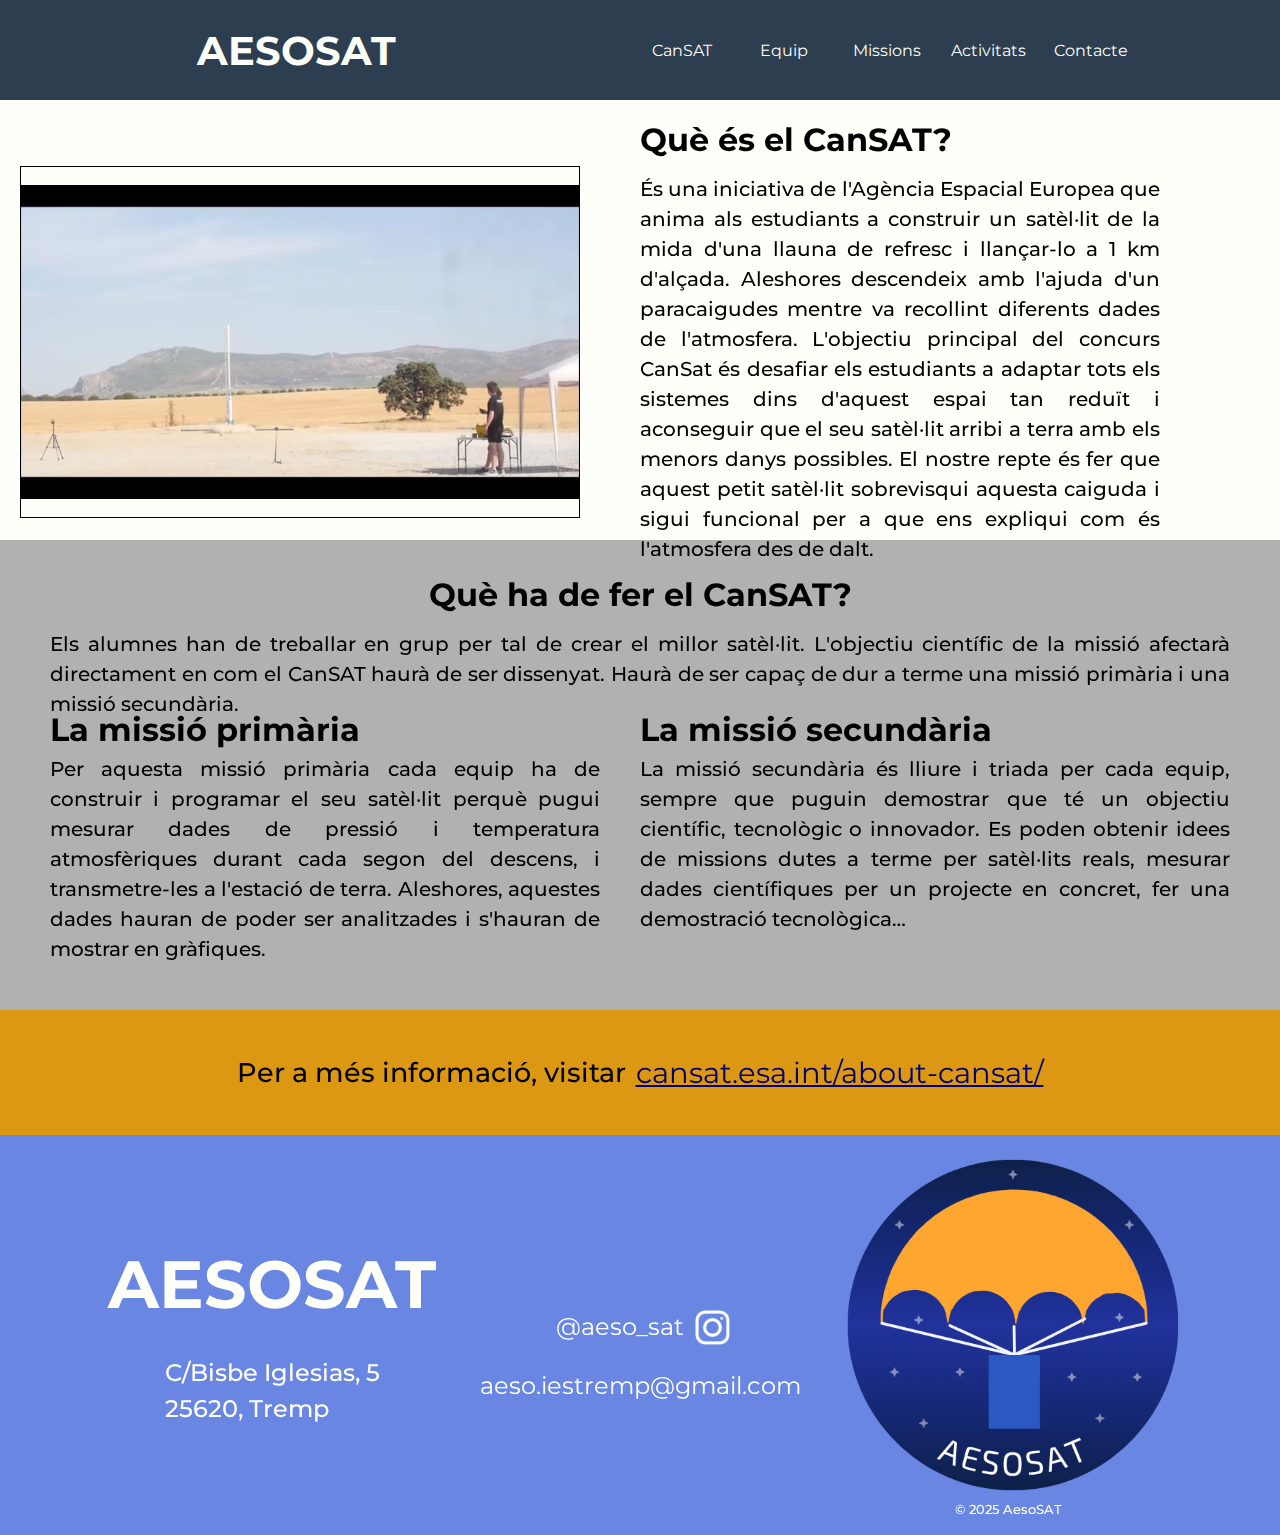
<file: content/cansat/index.html>
<!DOCTYPE html>
<html lang="en">
    <head>
        <link rel="icon" type="image/png" href="/img/aesosat_logo_whitebg.png">
        <link rel="stylesheet" href="/css/main.css">
        <link rel="stylesheet" href="/css/cansat.css">
        <link rel="preconnect" href="https://fonts.googleapis.com">
        <link rel="preconnect" href="https://fonts.gstatic.com" crossorigin>
        <link href="https://fonts.googleapis.com/css2?family=Montserrat:ital,wght@0,100..900;1,100..900&family=Quicksand:wght@300..700&family=Space+Grotesk:wght@300..700&display=swap" rel="stylesheet">
        <title>AesoSAT - CanSAT</title>
    </head>
    <body>
        <header>
            <nav>
                <div class="left">
                    <a href="/" class="header_title">AESOSAT</a>
                </div>
                <div class="right">
                    <div class="nav">
                        <a href="../cansat/" class="link">CanSAT</a>
                        <a href="../team/" class="link">Equip</a>
                        <a href="../missions/" class="link">Missions</a>
                        <a href="../events/" class="link">Activitats</a>
                        <a href="../contact/" class="link">Contacte</a>
                    </div>
                </div>
            </nav>
        </header>
        <main>
            <section class="project">
                <video class="project_img" src="/img/video_big.mp4" autoplay="true" muted="true" loop="true" preload="auto">
                    <source src="/img/video_big.mp4" type="video/mp4">
                </video>
                <div class="project_explanation">
                    <h2 class="project_explanation_title">Què és el CanSAT?</h2>
                    <p class="project_explanation_text">És una iniciativa de l'Agència Espacial Europea que anima als estudiants a construir un satèl·lit de la mida d'una llauna de refresc i llançar-lo a 1 km d'alçada. Aleshores descendeix amb l'ajuda d'un paracaigudes mentre va recollint diferents dades de l'atmosfera. L'objectiu principal del concurs CanSat és desafiar els estudiants a adaptar tots els sistemes dins d'aquest espai tan reduït i aconseguir que el seu satèl·lit arribi a terra amb els menors danys possibles. El nostre repte és fer que aquest petit satèl·lit sobrevisqui aquesta caiguda i sigui funcional per a que ens expliqui com és l'atmosfera des de dalt.</p>
                </div>
            </section>
            <section class="missions">
                <div class="missions_header">
                    <h2 class="missions_title">Què ha de fer el CanSAT?</h2>
                    <p class="missions_text">Els alumnes han de treballar en grup per tal de crear el millor satèl·lit. L'objectiu científic de la missió afectarà directament en com el CanSAT haurà de ser dissenyat. Haurà de ser capaç de dur a terme una missió primària i una missió secundària.</p>
                </div>
                <div class="missions_container">
                    <div>
                        <h3 class="missions_part_title">La missió primària</h3>
                        <p class="missions_part_text">Per aquesta missió primària cada equip ha de construir i programar el seu satèl·lit perquè pugui mesurar dades de pressió i temperatura atmosfèriques durant cada segon del descens, i transmetre-les a l'estació de terra. Aleshores, aquestes dades hauran de poder ser analitzades i s'hauran de mostrar en gràfiques. </p>
                    </div>
                    <div>
                        <h3 class="missions_part_title">La missió secundària</h3>
                        <p class="missions_part_text">La missió secundària és lliure i triada per cada equip, sempre que puguin demostrar que té un objectiu científic, tecnològic o innovador. Es poden obtenir idees de missions dutes a terme per satèl·lits reals, mesurar dades científiques per un projecte en concret, fer una demostració tecnològica…</p>
                    </div>
                </div>
            </section>
            <section class="more">
                <p class="more_text">Per a més informació, visitar </p>
                <a href="https://cansat.esa.int/about-cansat/" class="more_link">cansat.esa.int/about-cansat/</a>
            </section>
        </main>
        <footer class="footer">
            <div class="footer_name">
                <a href="/" class="footer_title">AESOSAT</a>
                <p class="footer_dir">C/Bisbe Iglesias, 5<br>25620, Tremp</p>
            </div>
            <div class="footer_media">
                <a href="https://instagram.com/aeso_sat" class="footer_link">@aeso_sat <img src="/img/instagram_logo.png" alt="@aeso_sat" class="footer_insta"></a>
                <a href="/content/contact/" class="footer_link">aeso.iestremp@gmail.com</a>
            </div>
            <div class="footer_others">
                <img src="/img/aesosat_logo.png" alt="AesoSAT" class="footer_logo">
                <p class="footer_copy">&copy; 2025 AesoSAT</p>
            </div>
        </footer>
    </body>
</html>
</file>
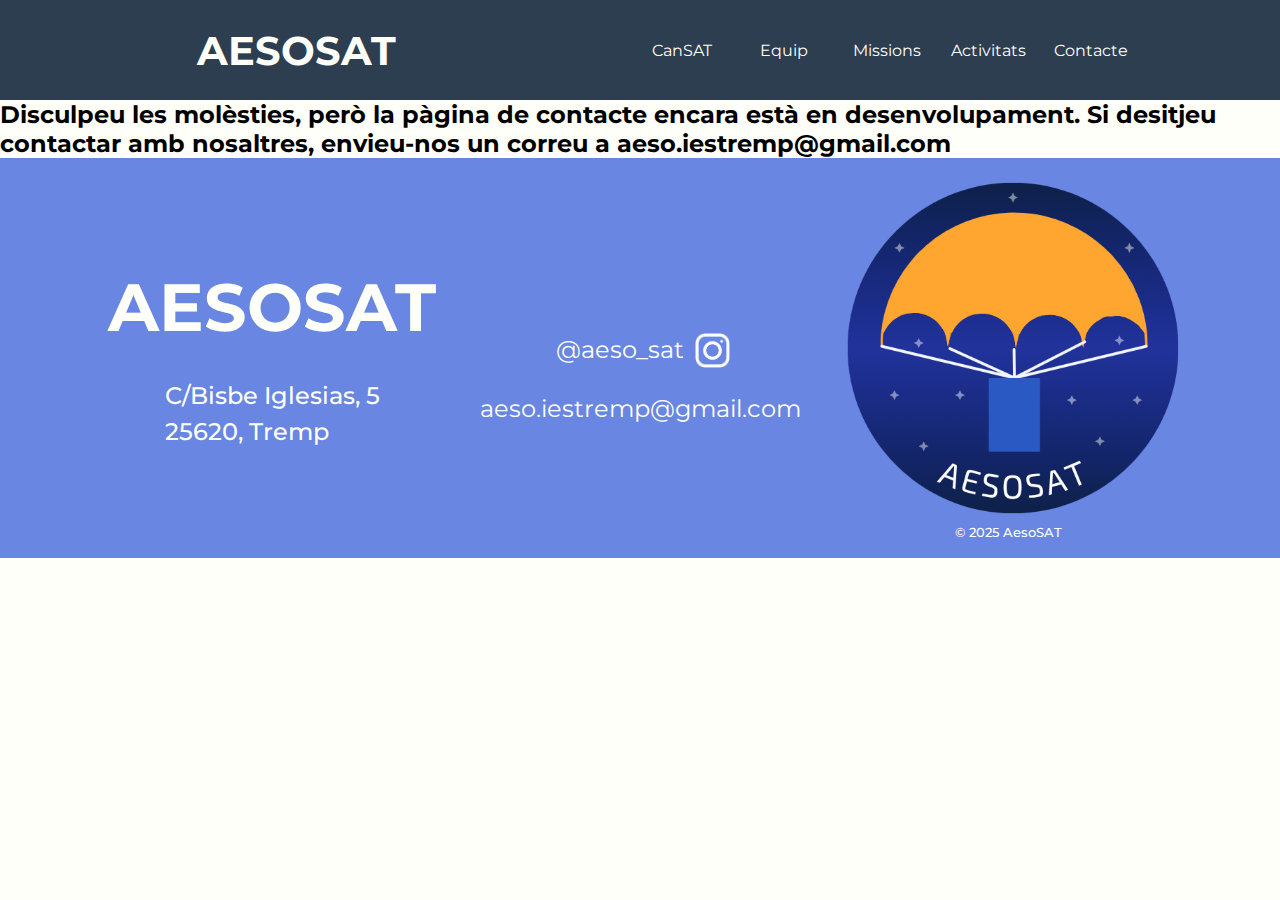
<file: content/contact/index.html>
<!DOCTYPE html>
<html lang="en">
    <head>
        <link rel="icon" type="image/png" href="/img/aesosat_logo_whitegb.png">
        <link rel="stylesheet" href="/css/main.css">
        <link rel="stylesheet" href="/css/contact.css">
        <link rel="preconnect" href="https://fonts.googleapis.com">
        <link rel="preconnect" href="https://fonts.gstatic.com" crossorigin>
        <link href="https://fonts.googleapis.com/css2?family=Montserrat:ital,wght@0,100..900;1,100..900&family=Quicksand:wght@300..700&family=Space+Grotesk:wght@300..700&display=swap" rel="stylesheet">
        <title>AesoSAT - Contacte</title>
    </head>
    <body>
        <header>
            <nav>
                <div class="left">
                    <a href="/" class="header_title">AESOSAT</a>
                </div>
                <div class="right">
                    <div class="nav">
                        <a href="../cansat/" class="link">CanSAT</a>
                        <a href="../team/" class="link">Equip</a>
                        <a href="../missions/" class="link">Missions</a>
                        <a href="../events/" class="link">Activitats</a>
                        <a href="../contact/" class="link">Contacte</a>
                    </div>
                </div>
            </nav>
        </header>
        <main>
            <section class="mail">
                <h2 class="mail_title">Disculpeu les molèsties, però la pàgina de contacte encara està en desenvolupament. Si desitjeu contactar amb nosaltres, envieu-nos un correu a <span class="mail_span">aeso.iestremp@gmail.com</span></h2>
            </section>
            <!-- <section class="contact">
                <div class="contact_header">
                    <h2 class="contact_title">Informa-te'n</h3>
                    <p class="contact_text">Envia'ns un correu per a més informació i respondrem el més aviat possible!</p>
                </div>
                <form class="contact_container" action="mailto:isonik@iestremp.cat">
                    <div class="contact_inputs_top">
                        <div>
                            <h3 class="contact_label">Nom</h3>
                            <input type="text" id="contact_name" class="contact_input">
                        </div>
                        <div>
                            <h3 class="contact_label">Cognoms</h3>
                            <input type="text" id="contact_surname" class="contact_input">
                        </div>
                    </div>
                    <div>
                        <h3 class="contact_label">Correu electrònic</h3>
                        <input type="text" id="contact_email" class="contact_input_mail">
                    </div>
                    <div>
                        <h3 class="contact_label">Missatge</h3>
                        <textarea name="" id="contact_body" class="contact_textarea"></textarea>
                    </div>
                    <button type="submit" class="contact_button" onclick="mail()">Enviar</button>
                </form>
            </section> -->
        </main>
        <footer class="footer">
            <div class="footer_name">
                <a href="/" class="footer_title">AESOSAT</a>
                <p class="footer_dir">C/Bisbe Iglesias, 5<br>25620, Tremp</p>
            </div>
            <div class="footer_media">
                <a href="https://instagram.com/aeso_sat" class="footer_link">@aeso_sat <img src="/img/instagram_logo.png" alt="@aeso_sat" class="footer_insta"></a>
                <a href="/content/contact/" class="footer_link">aeso.iestremp@gmail.com</a>
            </div>
            <div class="footer_others">
                <img src="/img/aesosat_logo.png" alt="AesoSAT" class="footer_logo">
                <p class="footer_copy">&copy; 2025 AesoSAT</p>
            </div>
        </footer>
    </body>
</html>
</file>
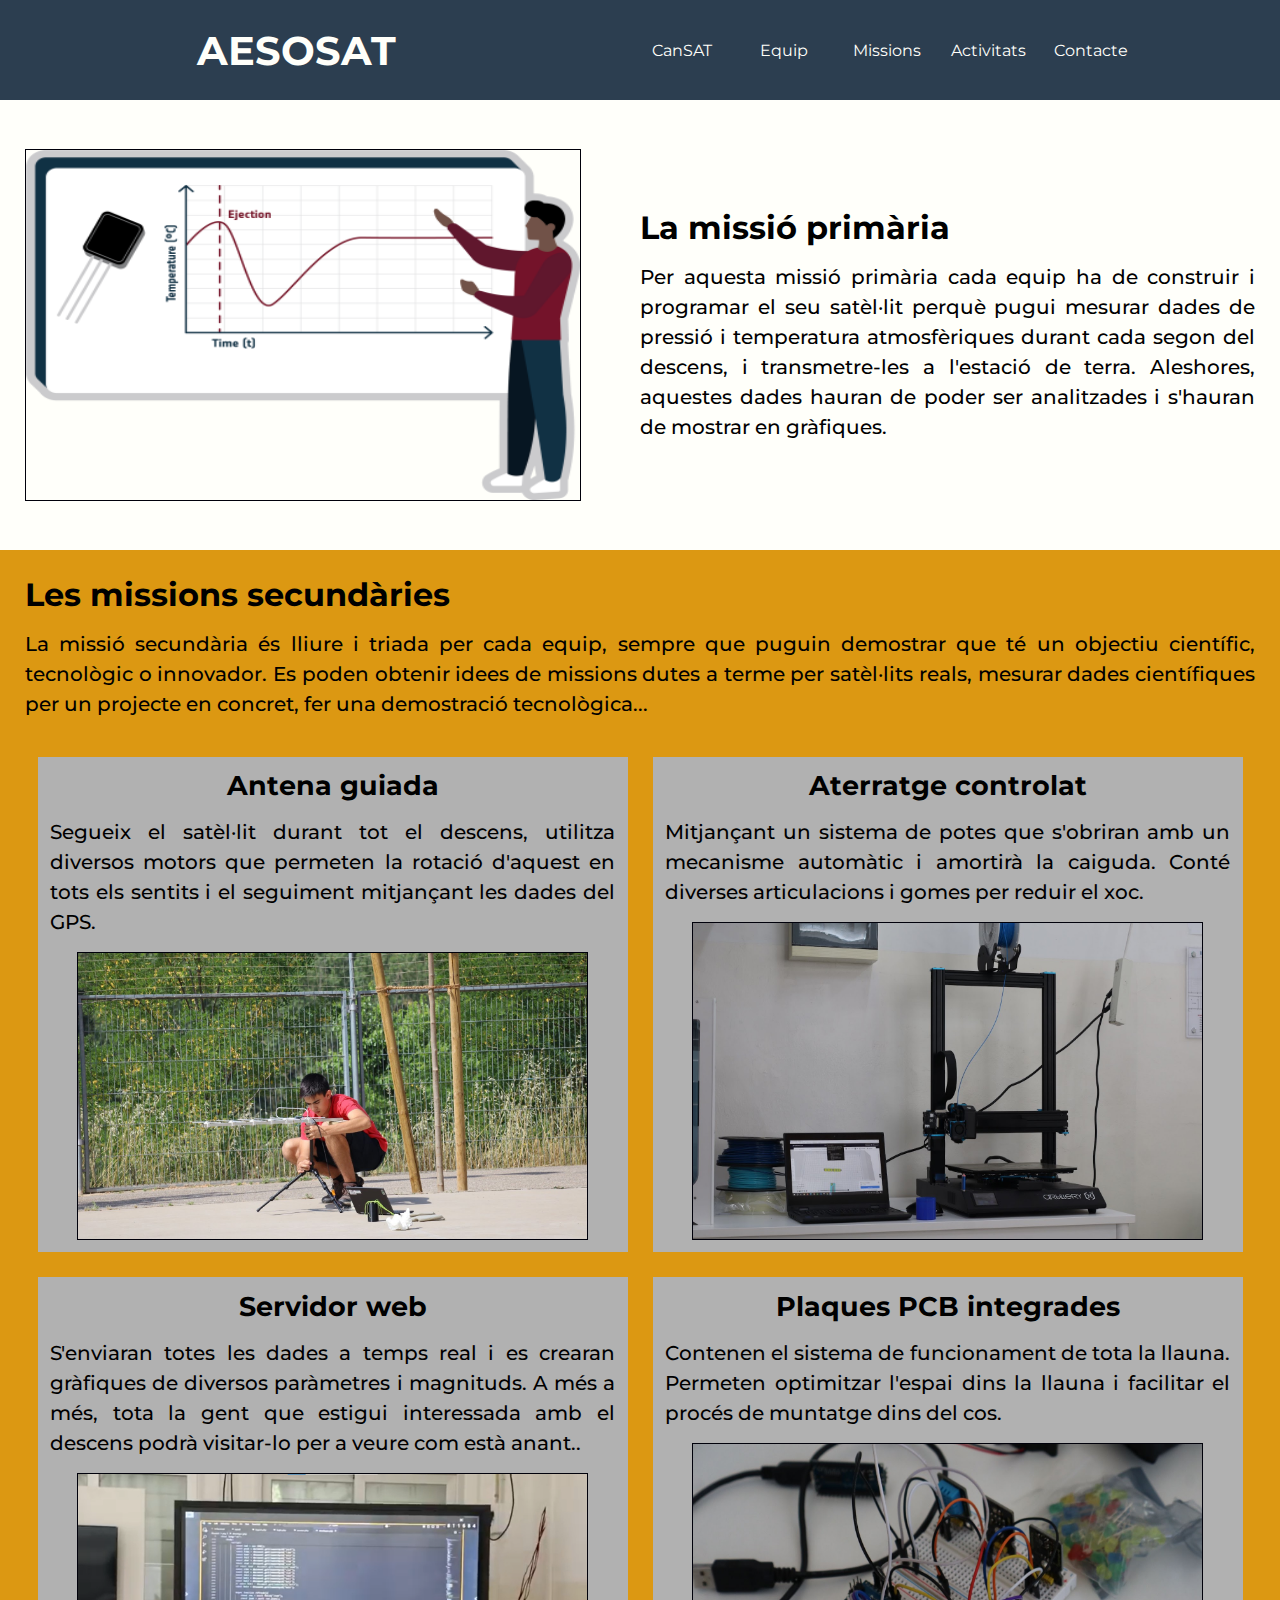
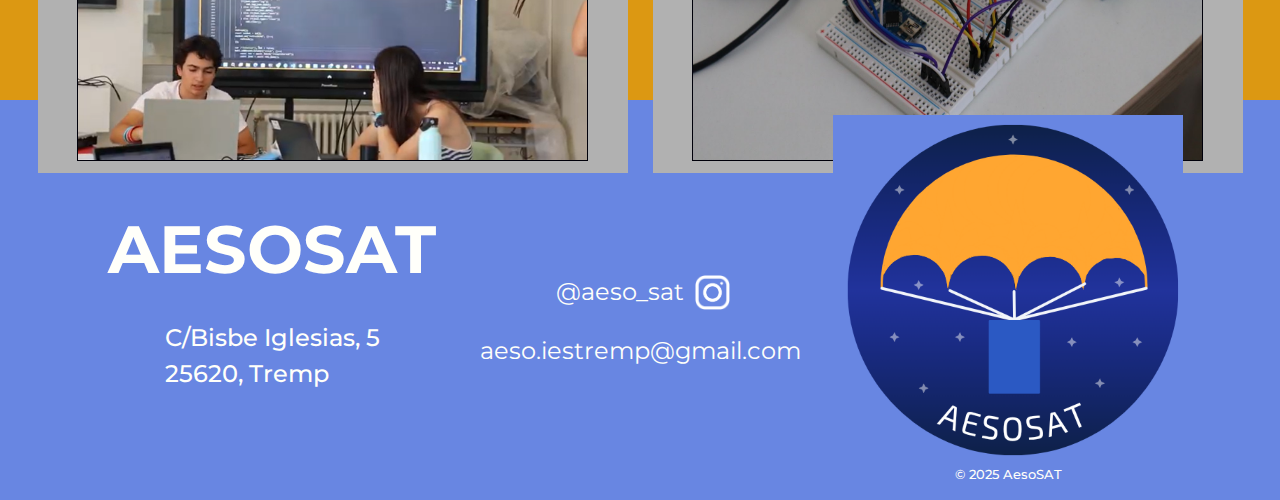
<file: content/missions/index.html>
<!DOCTYPE html>
<html lang="en">
    <head>
        <link rel="icon" type="image/png" href="/img/aesosat_logo_whitegb.png">
        <link rel="stylesheet" href="/css/main.css">
        <link rel="stylesheet" href="/css/missions.css">
        <link rel="preconnect" href="https://fonts.googleapis.com">
        <link rel="preconnect" href="https://fonts.gstatic.com" crossorigin>
        <link href="https://fonts.googleapis.com/css2?family=Montserrat:ital,wght@0,100..900;1,100..900&family=Quicksand:wght@300..700&family=Space+Grotesk:wght@300..700&display=swap" rel="stylesheet">
        <title>AesoSAT - Missions</title>
    </head>
    <body>
        <header>
            <nav>
                <div class="left">
                    <a href="/" class="header_title">AESOSAT</a>
                </div>
                <div class="right">
                    <div class="nav">
                        <a href="../cansat/" class="link">CanSAT</a>
                        <a href="../team/" class="link">Equip</a>
                        <a href="../missions/" class="link">Missions</a>
                        <a href="../events/" class="link">Activitats</a>
                        <a href="../contact/" class="link">Contacte</a>
                    </div>
                </div>
            </nav>
        </header>
        <main>
            <section class="primary">
                <img src="/img/grafica_temperatura.png" alt="" class="primary_img">
                <div>
                    <h2 class="primary_title">La missió primària</h2>
                    <p class="primary_text">Per aquesta missió primària cada equip ha de construir i programar el seu satèl·lit perquè pugui mesurar dades de pressió i temperatura atmosfèriques durant cada segon del descens, i transmetre-les a l'estació de terra. Aleshores, aquestes dades hauran de poder ser analitzades i s'hauran de mostrar en gràfiques. </p>
                </div>
            </section>
            <section class="secondary">
                <div class="secondary_header">
                    <h2 class="secondary_header_title">Les missions secundàries</h2>
                    <p class="secondary_header_text">La missió secundària és lliure i triada per cada equip, sempre que puguin demostrar que té un objectiu científic, tecnològic o innovador. Es poden obtenir idees de missions dutes a terme per satèl·lits reals, mesurar dades científiques per un projecte en concret, fer una demostració tecnològica...</p>
                </div>
                <div class="secondary_container">
                    <div class="secondary_mission">
                        <h3 class="secondary_mission_title">Antena guiada</h3>
                        <p class="secondary_mission_text">Segueix el satèl·lit durant tot el descens, utilitza diversos motors que permeten la rotació d'aquest en tots els sentits i el seguiment mitjançant les dades del GPS.</p>
                        <img src="/img/antena_guiada" alt="" class="secondary_mission_img">
                    </div>
                    <div class="secondary_mission">
                        <h3 class="secondary_mission_title">Aterratge controlat</h3>
                        <p class="secondary_mission_text">Mitjançant un sistema de potes que s'obriran amb un mecanisme automàtic i amortirà la caiguda. Conté diverses articulacions i gomes per reduir el xoc.</p>
                        <img src="/img/aterratge_controlat" alt="" class="secondary_mission_img">
                    </div>
                    <div class="secondary_mission">
                        <h3 class="secondary_mission_title">Servidor web</h3>
                        <p class="secondary_mission_text">S'enviaran totes les dades a temps real i es crearan gràfiques de diversos paràmetres i magnituds. A més a més, tota la gent que estigui interessada amb el descens podrà visitar-lo per a veure com està anant..</p>
                        <img src="/img/servidor.png" alt="" class="secondary_mission_img">
                    </div>
                    <div class="secondary_mission">
                        <h3 class="secondary_mission_title">Plaques PCB integrades</h3>
                        <p class="secondary_mission_text">Contenen el sistema de funcionament de tota la llauna. Permeten optimitzar l'espai dins la llauna i facilitar el procés de muntatge dins del cos.</p>
                        <img src="/img/plaques" alt="" class="secondary_mission_img">
                    </div>
                </div>
            </section>
        </main>
        <footer class="footer">
            <div class="footer_name">
                <a href="/" class="footer_title">AESOSAT</a>
                <p class="footer_dir">C/Bisbe Iglesias, 5<br>25620, Tremp</p>
            </div>
            <div class="footer_media">
                <a href="https://instagram.com/aeso_sat" class="footer_link">@aeso_sat <img src="/img/instagram_logo.png" alt="@aeso_sat" class="footer_insta"></a>
                <a href="/content/contact/" class="footer_link">aeso.iestremp@gmail.com</a>
            </div>
            <div class="footer_others">
                <img src="/img/aesosat_logo.png" alt="AesoSAT" class="footer_logo">
                <p class="footer_copy">&copy; 2025 AesoSAT</p>
            </div>
        </footer>
    </body>
</html>
</file>
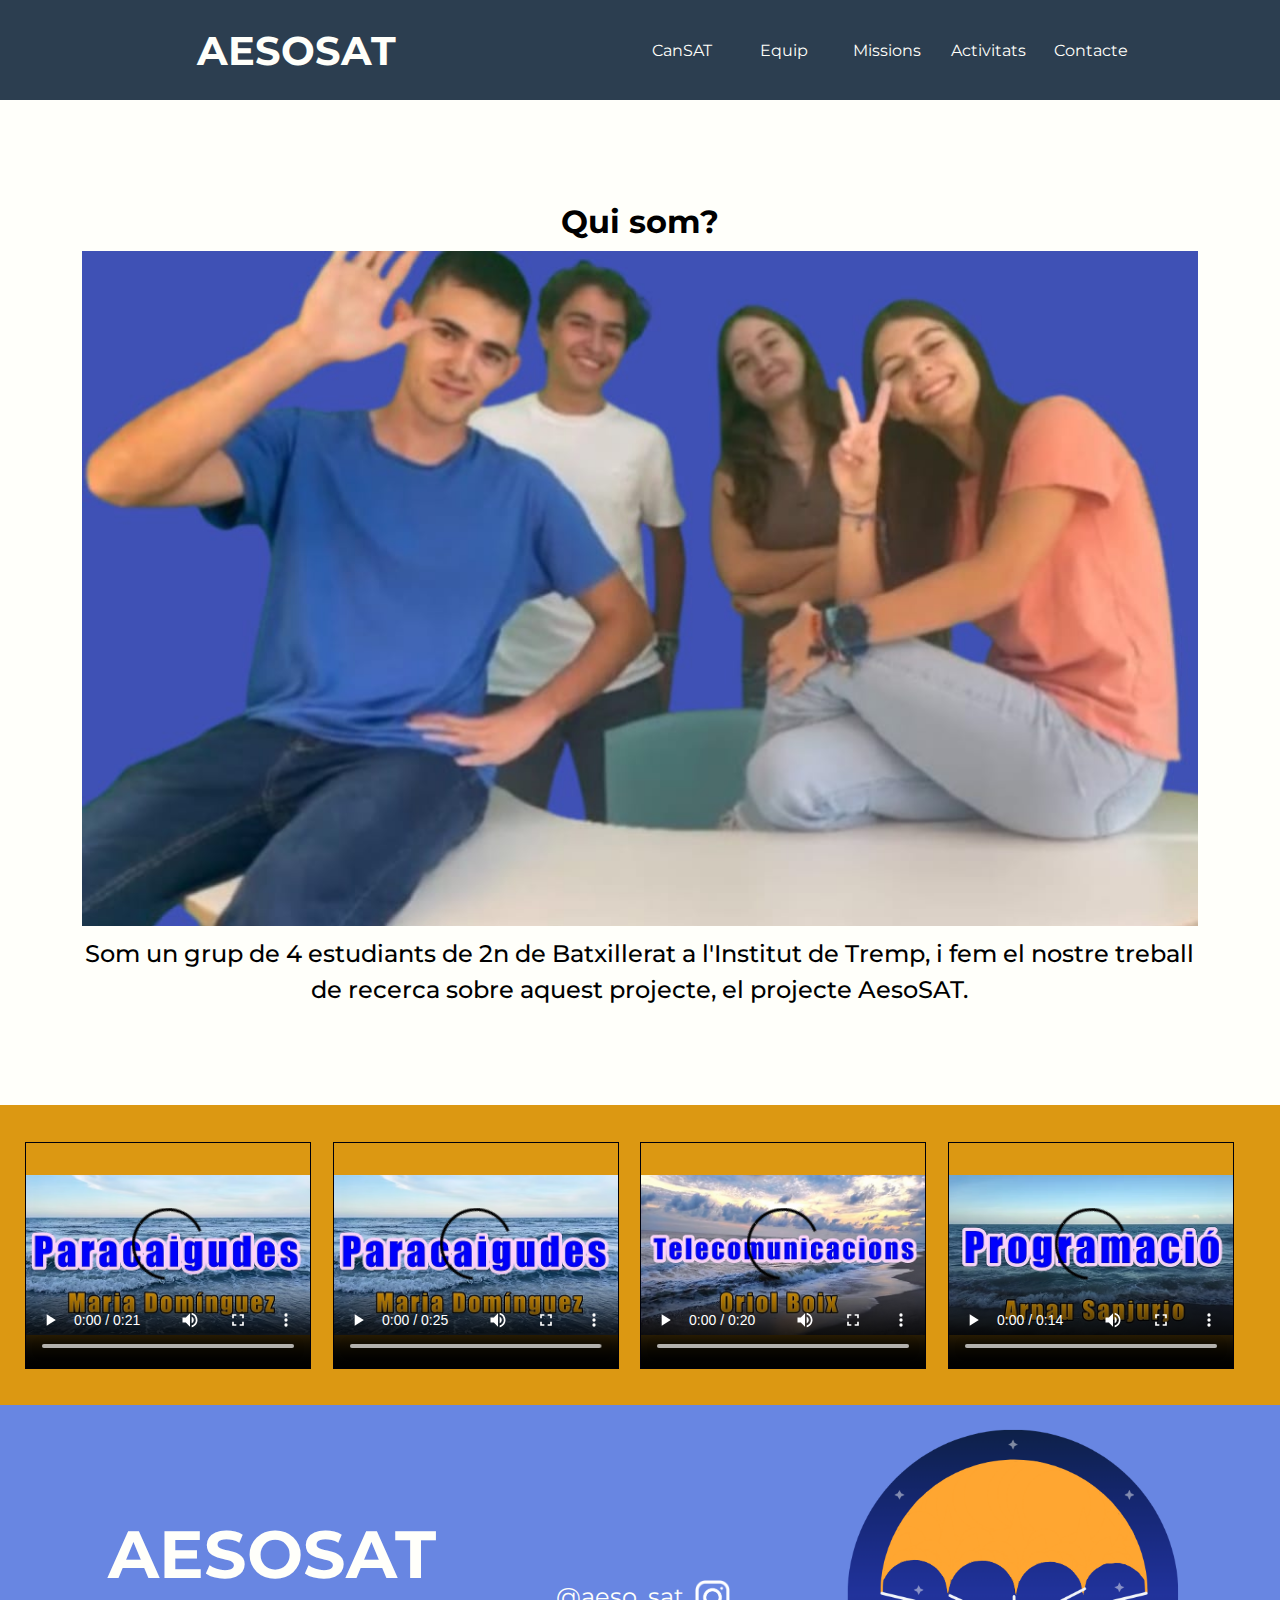
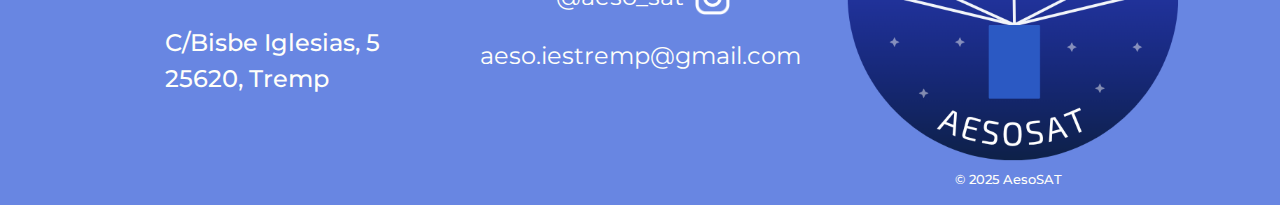
<file: content/team/index.html>
<!DOCTYPE html>
<html lang="en">
    <head>
        <link rel="stylesheet" href="/css/main.css">
        <link rel="stylesheet" href="/css/team.css">
        <link rel="preconnect" href="https://fonts.googleapis.com">
        <link rel="preconnect" href="https://fonts.gstatic.com" crossorigin>
        <link href="https://fonts.googleapis.com/css2?family=Montserrat:ital,wght@0,100..900;1,100..900&family=Quicksand:wght@300..700&family=Space+Grotesk:wght@300..700&display=swap" rel="stylesheet">
        <title>AesoSAT - Equip</title>
    </head>
    <body>
        <header>
            <nav>
                <div class="left">
                    <a href="/" class="header_title">AESOSAT</a>
                </div>
                <div class="right">
                    <div class="nav">
                        <a href="../cansat/" class="link">CanSAT</a>
                        <a href="../team/" class="link">Equip</a>
                        <a href="../missions/" class="link">Missions</a>
                        <a href="../events/" class="link">Activitats</a>
                        <a href="../contact/" class="link">Contacte</a>
                    </div>
                </div>
            </nav>
        </header>
        <main>
            <section class="team">
                <h2 class="team_title">Qui som?</h2>
                <img src="/img/group.jpg" alt="" class="team_img">
                <p class="team_text">Som un grup de 4 estudiants de 2n de Batxillerat a l'Institut de Tremp, i fem el nostre treball de recerca sobre aquest projecte, el projecte AesoSAT.</p>
            </section>
            <section class="videos">
                <video src="/img/Maria.mp4" class="videos_video" poster="/img/Maria.png 2x.png 2x" controls controlslist="nodownload noremoteplayback noplaybackrate" preload="auto">
                    <source src="" type="video/mp4">
                </video>
                <video src="/img/Alba.mp4" class="videos_video" poster="/img/Maria.png 2x.png 2x" controls controlslist="nodownload noremoteplayback noplaybackrate" preload="auto">
                    <source src="" type="video/mp4">
                </video>
                <video src="/img/Oriol.mp4" class="videos_video" poster="/img/Oriol.png 2x.png 2x" controls controlslist="nodownload noremoteplayback noplaybackrate" preload="auto">
                    <source src="" type="video/mp4">
                </video>
                <video src="/img/Arnau.mp4" class="videos_video" poster="/img/Arnau.png 2x.png 2x" controls controlslist="nodownload noremoteplayback noplaybackrate" preload="auto">
                    <source src="" type="video/mp4">
                </video>
            </section>
        </main>
        <footer class="footer">
            <div class="footer_name">
                <a href="/" class="footer_title">AESOSAT</a>
                <p class="footer_dir">C/Bisbe Iglesias, 5<br>25620, Tremp</p>
            </div>
            <div class="footer_media">
                <a href="https://instagram.com/aeso_sat" class="footer_link">@aeso_sat <img src="/img/instagram_logo.png" alt="@aeso_sat" class="footer_insta"></a>
                <a href="/content/contact/" class="footer_link">aeso.iestremp@gmail.com</a>
            </div>
            <div class="footer_others">
                <img src="/img/aesosat_logo.png" alt="AesoSAT" class="footer_logo">
                <p class="footer_copy">&copy; 2025 AesoSAT</p>
            </div>
        </footer>
    </body>
</html>
</file>
<file: css/main.css>
* {
    margin: 0;
    padding: 0;
    user-select: none;
    font-family: 'Montserrat', sans-serif;
}
body {
    width: 100%;
    background: #fffffa;
}
header {
    height: 100px;
    width: 100%;
    background: #6886e2;
}
header nav {
    height: 100px;
    background: #2c3e50;
    width: 100%;
    display: flex;
    flex-direction: row;
}
.left, .right {
    height: 100%;
    width: 50%;
    display: flex;
    align-items: center;
}
.left {
    padding-left: 100px;
}
.header_title {
    font-size: 30pt;
    font-weight: bold;
    text-decoration: none;
    color: #fffffa;
}
.right {
    display: flex;
    align-items: center;
    justify-content: center;
    flex-direction: row !important;
    width: 100%;
    height: 100%;
}
.nav {
    width: 65%;
    height: 100%;
    display: grid;
    grid-template-columns: repeat(5, 1fr);
    align-items: center;
}
.link {
    margin: 5px;
    height: 40px;
    display: flex;
    align-items: center;
    justify-content: center;
    text-align: center;
    border-radius: 5px;
    text-decoration: none;
    color: #fffffa;
    cursor: pointer;
}
.footer {
    background: #6886e2;
    height: 400px;
    width: 100%;
    display: flex;
    align-items: center;
    justify-content: center;
    flex-direction: row;
}
.footer_name, .footer_media, .footer_others {
    height: 100%;
    display: flex;
    align-items: center;
    justify-content: center;
    flex-direction: column;
}
.footer_name, .footer_others {
    width: 42.5%;
}
.footer_media {
    width: 15%;
}
.left, .right {
    display: flex;
    align-items: center;
    justify-content: center;
    flex-direction: column;
    height: 100%;
}
.left {
    grid-column: span 2;
}
.right {
    grid-column: span 4;
}
.footer_title {
    font-size: 50pt;
    font-weight: bold;
    color: #fffffa;
    text-decoration: none;
}
.footer_dir {
    margin-top: 30px;
    color: #fffffa;
    font-size: 18pt;
}
.footer_link {
    margin-top: 30px;
    text-decoration: none;
    font-size: 18pt;
    color: #fffffa;
}
.footer_insta {
    height: 35px;
    width: 35px;
    position: relative;
    top: 10px;
    left: 5px;
}
.footer_logo {
    height: 350px;
}
.footer_copy {
    color: #fffffa;
    font-size: 10pt;
}

/* Other styles */
.link:hover {
    animation: link_hover 0.5s forwards;
}
.link:not(:hover) {
    animation: link_not_hover 0.5s;
}
p {
    line-height: 1.5;
    font-weight: 500;
}

/* Animations */
@keyframes link_hover {
    from {
        background: none;
    }
    to {
        background: #1c4a73;
    }
}
@keyframes link_not_hover {
    from {
        background: #1c4a73;
    }
    to {
        background: none;
    }
}
</file>
<file: css/cansat.css>
.project {
    height: 400px;
    background: #fffffa;
    padding: 20px;
    display: grid;
    grid-template-columns: repeat(2, 1fr);
    align-items: center;
    justify-content: center;
}
.project_img {
    height: 350px;
    width: 90%;
    border: 1px solid #00000a;
}
.project_explanation {
    padding-right: 50px;
    flex-direction: column;
}
.project_explanation_title {
    font-size: 24pt;
}
.project_explanation_text {
    font-size: 15pt;
    margin-top: 15px;
    text-align: justify;
    padding-right: 50px;
    line-height: 1.5;
}
.missions {
    height: 400px;
    padding: 35px 50px;
    background: #b1b1b1;
}
.missions_header {
    height: 100px;
    width: 100%;
    display: flex;
    flex-direction: column;
}
.missions_title {
    font-size: 24pt;
    text-align: center;
}
.missions_text {
    font-size: 15pt;
    margin-top: 15px;
    text-align: justify;
    line-height: 1.5;
}
.missions_container {
    width: 100%;
    height: 300px;
    display: grid;
    grid-template-columns: repeat(2, 1fr);
    padding-top: 35px;
}
.missions_container > div:first-child {
    padding-right: 40px;
}
.missions_part_title {
    font-size: 24pt;
}
.missions_part_text {
    font-size: 15pt;
    margin-top: 5px;
    line-height: 1.5;
    text-align: justify;
}
.more {
    height: 75px;
    background: #dc9812;
    padding: 25px;
    display: flex;
    align-items: center;
    justify-content: center;
    flex-direction: row;
}
.more_text {
    font-size: 20pt;
}
.more_link {
    color: #00006e;
    margin-left: 10px;
    font-size: 21.5pt;
}
.footer {
    margin-top: 0px;
}
</file>
<file: css/contact.css>
.contact {
    height: 550px;
    padding: 25px;
    display: flex;
    align-items: center;
    justify-content: center;
    flex-direction: column;
}
.contact_header {
    text-align: center;
}
.contact_title {
    font-size: 24pt;
}
.contact_text {
    font-size: 15pt;
    margin-top: 15px;
}
.contact_container {
    margin-top: 15px;
    width: 100%;
    display: flex;
    align-items: center;
    justify-content: center;
    flex-direction: column;
}
.contact_container > div {
    margin-bottom: 15px;
}
.contact_inputs_top {
    display: flex;
    flex-direction: row;
}
.contact_inputs_top > div:first-child {
    margin-right: 20px;
}
.contact_label {
    font-size: 17pt;
}
.contact_input, .contact_input_mail {
    font-size: 14pt;
    height: 26pt;
    width: 250px;
    padding-left: 5px;
    border: 1px solid #00000a;
    box-shadow: 0px 3px 10px 1px rgba(0, 0, 0, .8);
    border-radius: 5px;
    margin-top: 5px;
}
.contact_input:hover, .contact_input_mail:hover, .contact_input:focus, .contact_input_mail:focus, .contact_input:focus-visible, .contact_input_mail:focus-visible {
    border: 1px solid transparent;
    outline: none;
}
.contact_input_mail {
    width: calc(250px*2 + 25px) !important;
}
.contact_textarea {
    height: calc(22pt*5);
    width: calc(250px*2 + 25px);
    padding: 1.5px 3.5px;
    font-size: 14pt;
    resize: none;
    box-shadow: 0px 3px 10px 1px rgba(0, 0, 0, .8);
    border: 1px solid #00000a;
    border-radius: 5px;
    margin-top: 5px;
}
.contact_textarea:hover, .contact_textarea:focus, .contact_textarea:focus-visible {
    border: 1px solid transparent;
    outline: none;
}
.contact_button {
    height: 50px;
    font-size: 18pt;
    width: 125px;
    border: 1px solid #00000a;
    border-radius: 5px;
    box-shadow: 0px 3px 10px 1px rgba(0, 0, 0, .8);
    cursor: pointer;
    background: #dc9812;
    font-weight: bold;
}
.contact_button:hover {
    border: 1px solid transparent;
}
</file>
<file: css/missions.css>
.primary {
    height: 400px;
    padding: 25px;
    display: grid;
    grid-template-columns: repeat(2, 1fr);
    align-items: center;
    justify-content: center;
}
.primary_img {
    height: 350px;
    width: 90%;
    border: 1px solid #00000a;
}
.primary_title {
    font-size: 24pt;
}
.primary_text {
    font-size: 15pt;
    margin-top: 15px;
    text-align: justify;
}
.secondary {
    height: 1100px;
    padding: 25px;
    display: flex;
    flex-direction: column;
    background: #dc9812;
}
.secondary_header_title {
    font-size: 24pt;
}
.secondary_header_text {
    font-size: 15pt;
    margin-top: 15px;
    text-align: justify;
}
.secondary_container {
    margin-top: 25px;
    height: 100%;
    display: grid;
    grid-template-columns: repeat(2, 1fr);
    grid-template-rows: repeat(2, 1fr);
}
.secondary_mission {
    margin: 12.5px;
    padding: 12.5px;
    display: flex;
    align-items: center;
    justify-content: center;
    flex-direction: column;
    background: #b1b1b1;
}
.secondary_mission_title {
    font-size: 20pt;
}
.secondary_mission_text {
    font-size: 15pt;
    margin-top: 15px;
    text-align: justify;
}
.secondary_mission_img {
    height: 100%;
    width: 90%;
    border: 1px solid #00000a;
    margin-top: 15px;
    align-items: center;
    justify-content: center;
}
</file>
<file: css/team.css>
.team {
    height: 1000px;
    padding: 5px 20px 0px 20px;
    display: flex;
    align-items: center;
    justify-content: center;
    flex-direction: column;
}
.team_title {
    font-size: 24pt;
    text-align: center;
}
.team_img {
    width: 90%;
    height: auto;
    /* border: 1px solid #00000a; */
    margin-top: 10px;
}
.team_text {
    font-size: 18pt;
    margin-top: 10px;
    text-align: center;
    width: 91%;
    line-height: 1.5;
}
.videos {
    height: 300px;
    background: #dc9812;
    display: grid;
    grid-template-columns: repeat(4, 1fr);
    align-items: center;
    justify-content: center;
    padding: 0px 25px;
}
.videos_video {
    border: 1px solid #00000a;
    height: 225px;
    width: 92.5%;
}
</file>
